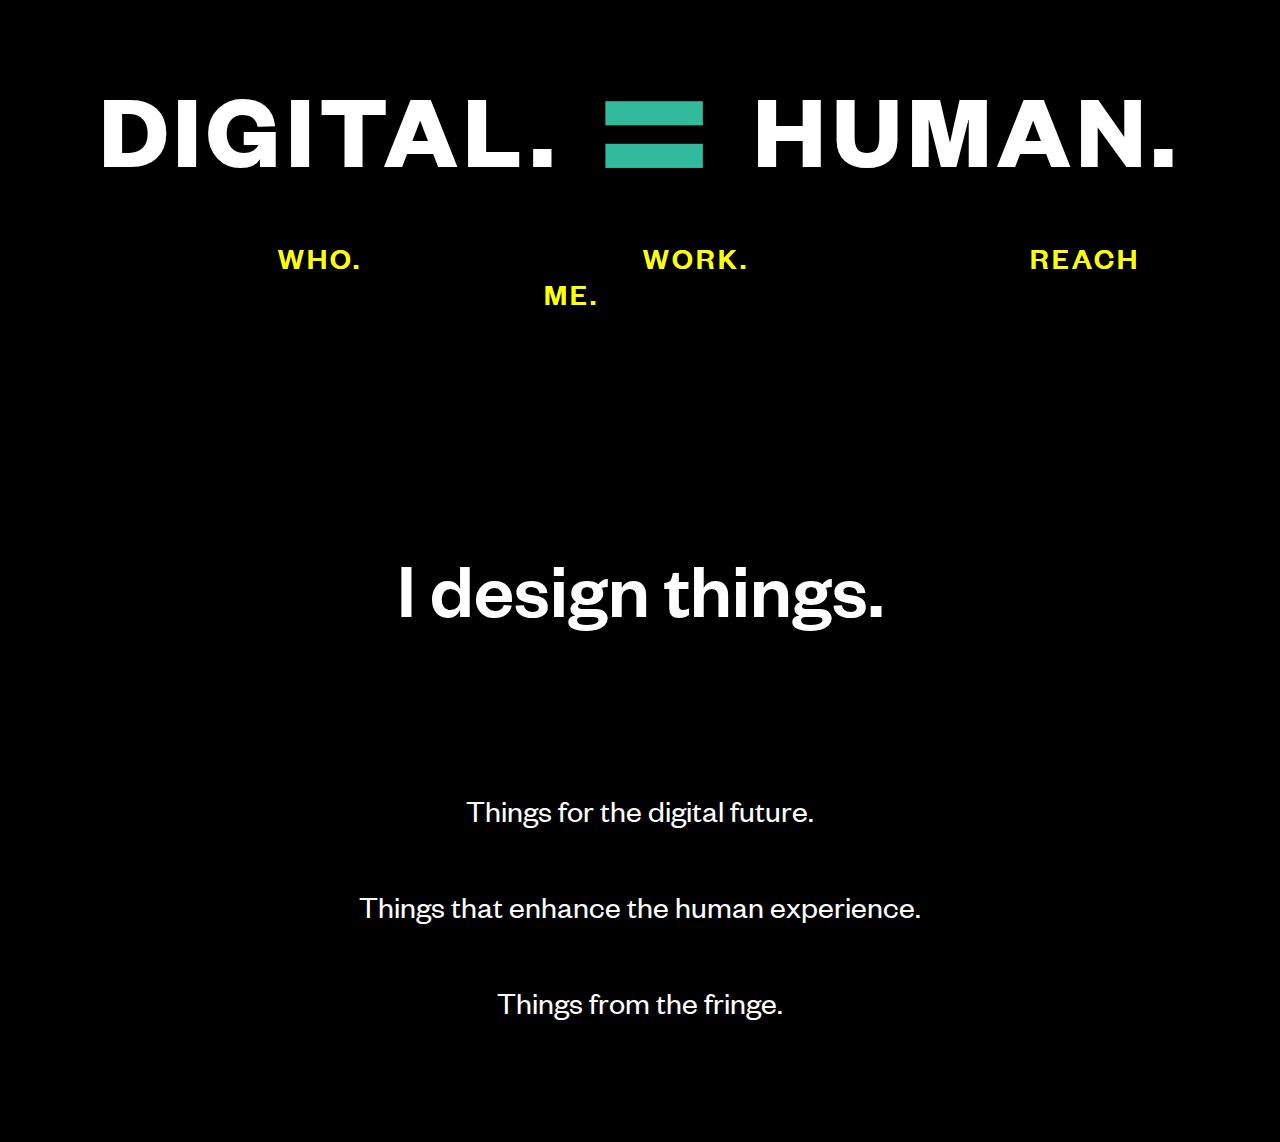
<file: index.html>
<!doctype html>
<html lang="en">
<head>
<meta charset="UTF-8">
<meta name="viewport" content="width=device-width, initial-scale=1.0">

    <title>Homepage of Ian Lindsay</title>
    <link rel="stylesheet" href="css/reset.css" />
    <link rel="stylesheet" href="css/main.css" />
 
</head>

<body>
    <div class="container">
    <header>
        <div>
        <h1 class="slogan">Digital. Human.</h1>
        <img class="symbolindex" src="img/symbol.svg" alt="equal symbol">
        </div>
        <nav>
            <ul>
                <li><a href="who.html">Who.</a></li>
                <li><a href="work.html">Work.</a></li>
                <li><a href="contact.html">Reach Me.</a></li>
            </ul>
        </nav>
    </header>
    
        <div class="centercol">
            <h2>I design things.</h2>
            <br>
            <p>Things for the digital future.</p>
            <p>Things that enhance the human experience.</p>
            <p>Things from the fringe.</p>
        </div>
    </div>
    
    <footer>
        
    </footer>
    
</body>
</html>
</file>
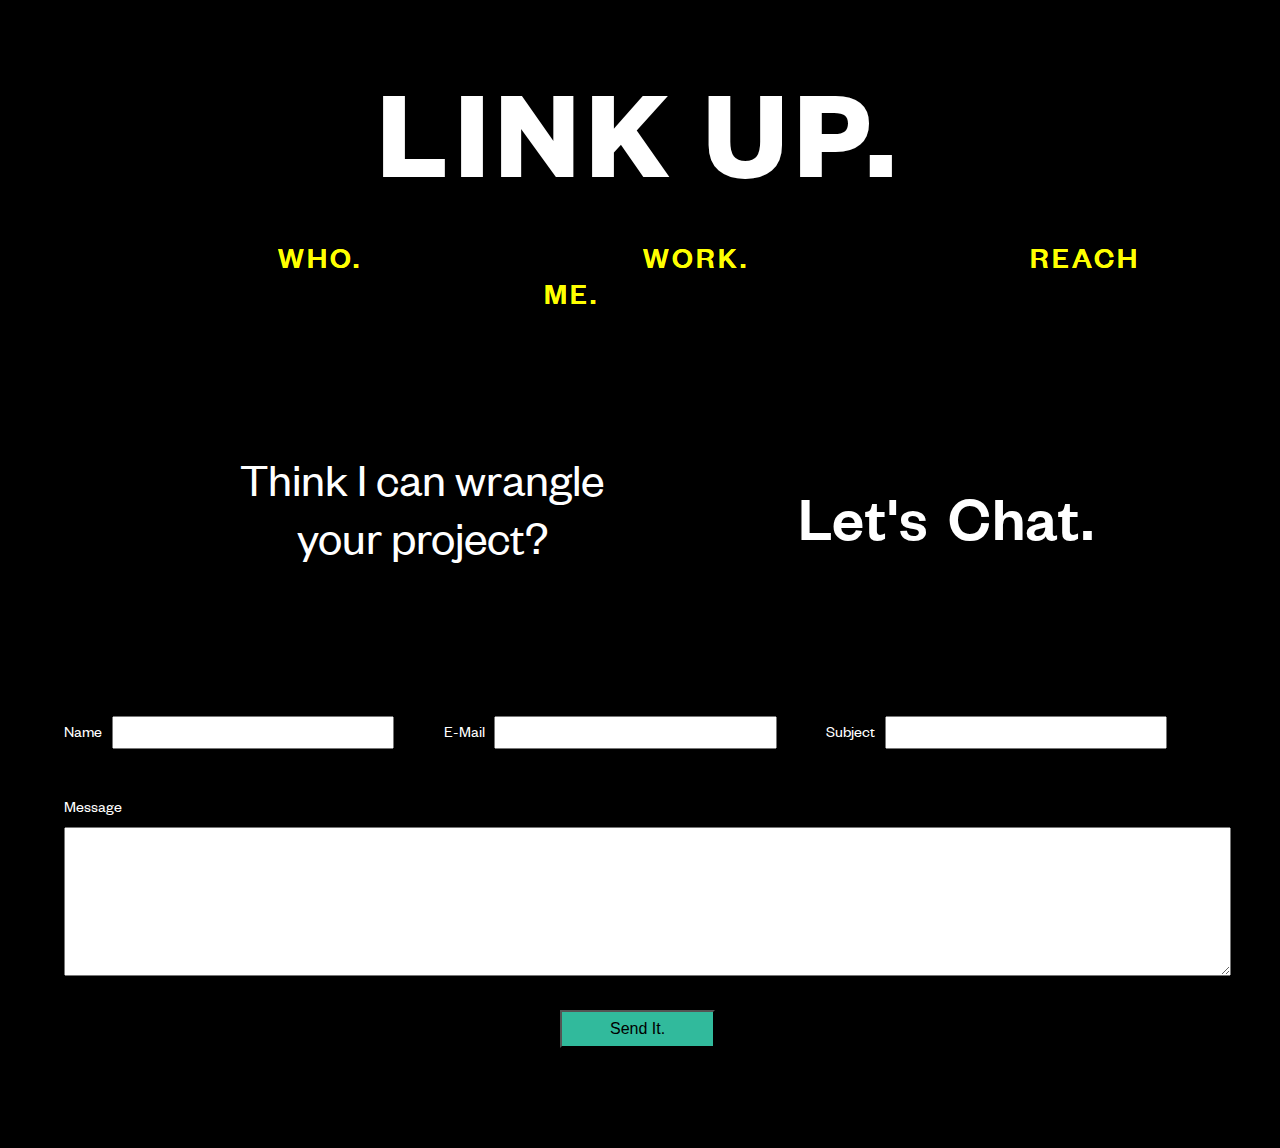
<file: contact.html>
<!doctype html>
<html lang="en">
<head>
<meta charset="UTF-8">
<meta name="viewport" content="width=device-width, initial-scale=1.0">

    <title>Contact Ian Lindsay</title>
    <link rel="stylesheet" href="css/reset.css" />
    <link rel="stylesheet" href="css/main.css" />
 
</head>

<body>
    <div class="container">
    <header>
        <div>
        <h1 class="largeheader">Link Up.</h1>
        </div>
        <nav>
            <ul>
                <li><a href="who.html">Who.</a></li>
                <li><a href="work.html">Work.</a></li>
                <li><a href="contact.html">Reach Me.</a></li>
            </ul>
        </nav>
    </header>
    
        <div class="leftcol">
            <p>Think I can wrangle your project?</p>
        </div>
        <div class="rightcol">
            <h2>Let's Chat.</h2>
        </div>
        <div class="input">
            <form>
                <div class="upper">
                    <label for="Name">Name</label>
                    <input type="text" id="Name">
                    <label for="E-Mail">E-Mail</label>
                    <input type="email" id="E-Mail">
                    <label for="Subject">Subject</label>
                    <input type="text" id="Subject">
                </div>
                <br>
                <p><label>Message</label></p>
                <p><textarea name="message"></textarea></p>
                <br>
                <button class="button">Send It.</button>
            </form>
        </div>
    </div>
    
    <footer>
        
    </footer>
    
</body>
</html>
</file>
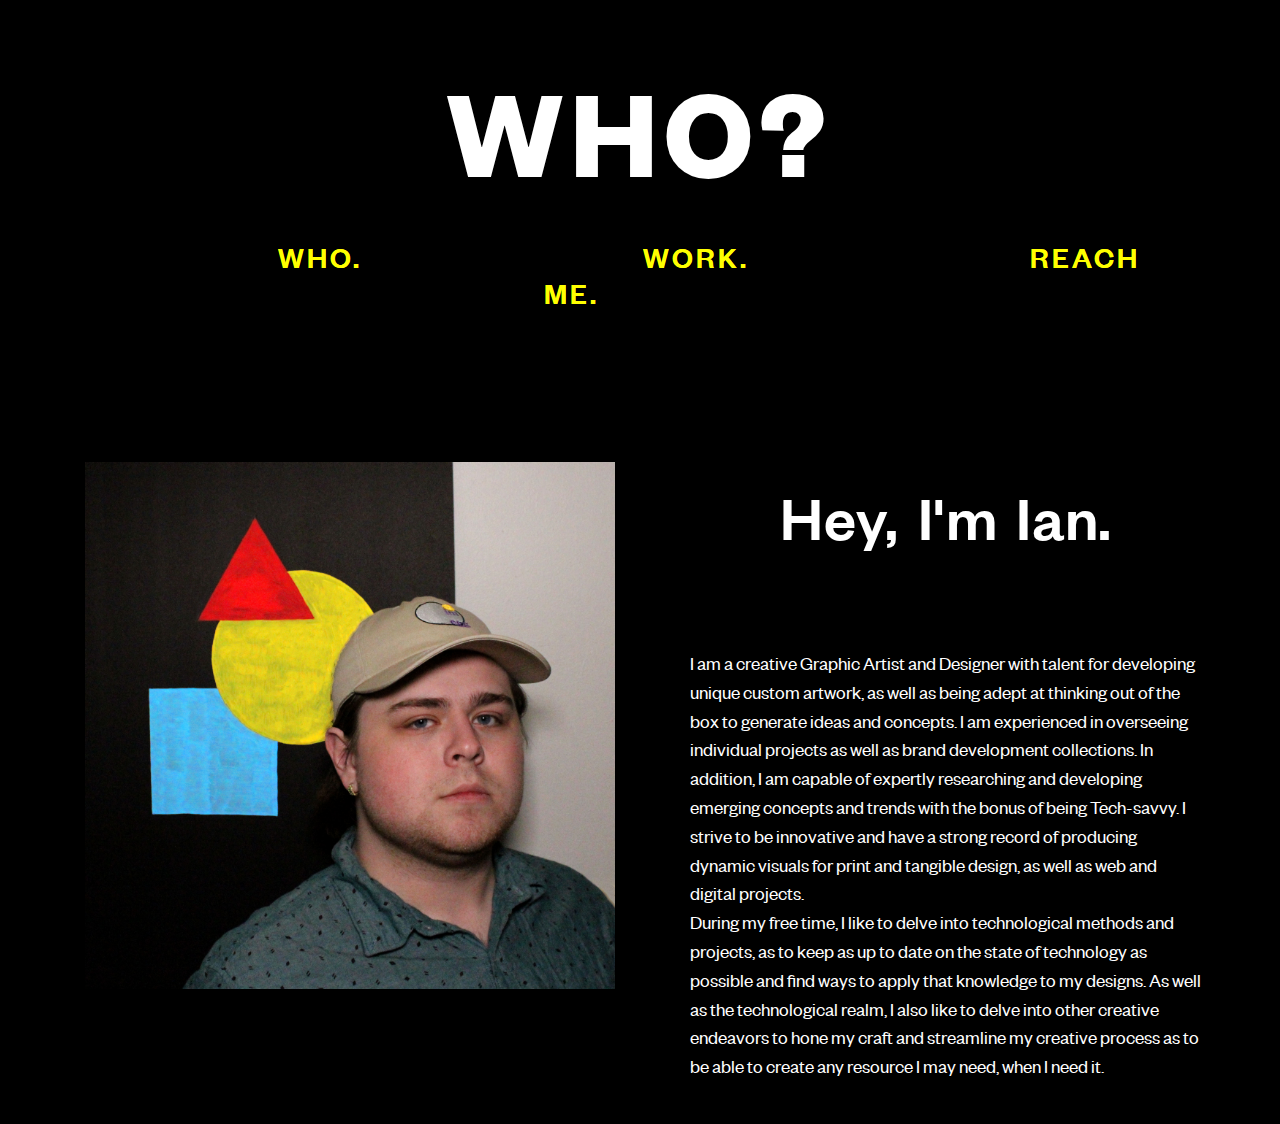
<file: who.html>
<!doctype html>
<html lang="en">
<head>
<meta charset="UTF-8">
<meta name="viewport" content="width=device-width, initial-scale=1.0">

    <title>Who is Ian Lindsay?</title>
    <link rel="stylesheet" href="css/reset.css" />
    <link rel="stylesheet" href="css/main.css" />
    
</head>

<body>
    <div class="container">
    <header>
        <div>
        <h1 class="largeheader">Who?</h1>
        </div>
        <nav>
            <ul>
                <li><a href="who.html">Who.</a></li>
                <li><a href="work.html">Work.</a></li>
                <li><a href="contact.html">Reach Me.</a></li>
            </ul>
        </nav>
    </header>
    
        <div class="leftcol">
            <img class="me" src="img/me.jpg" alt="me" height="400" width="400">
        </div>
        
        <div class="rightcol">
            <h2>Hey, I'm Ian.</h2>
            <br>
            <p>I am a creative Graphic Artist and Designer with talent for developing unique custom artwork, as well as being adept at thinking out of the box to generate ideas and concepts. I am experienced in overseeing individual projects as well as brand development collections. In addition, I am capable of expertly researching and developing emerging concepts and trends with the bonus of being Tech-savvy. I strive to be innovative and have a strong record of producing dynamic visuals for print and tangible design, as well as web and digital projects.
            <br>
            During my free time, I like to delve into technological methods and projects, as to keep as up to date on the state of technology as possible and find ways to apply that knowledge to my designs. As well as the technological realm, I also like to delve into other creative endeavors to hone my craft and streamline my creative process as to be able to create any resource I may need, when I need it. 

 </p>
        </div>
    </div>
    
    <footer>
        
    </footer>
    
</body>
</html>
</file>
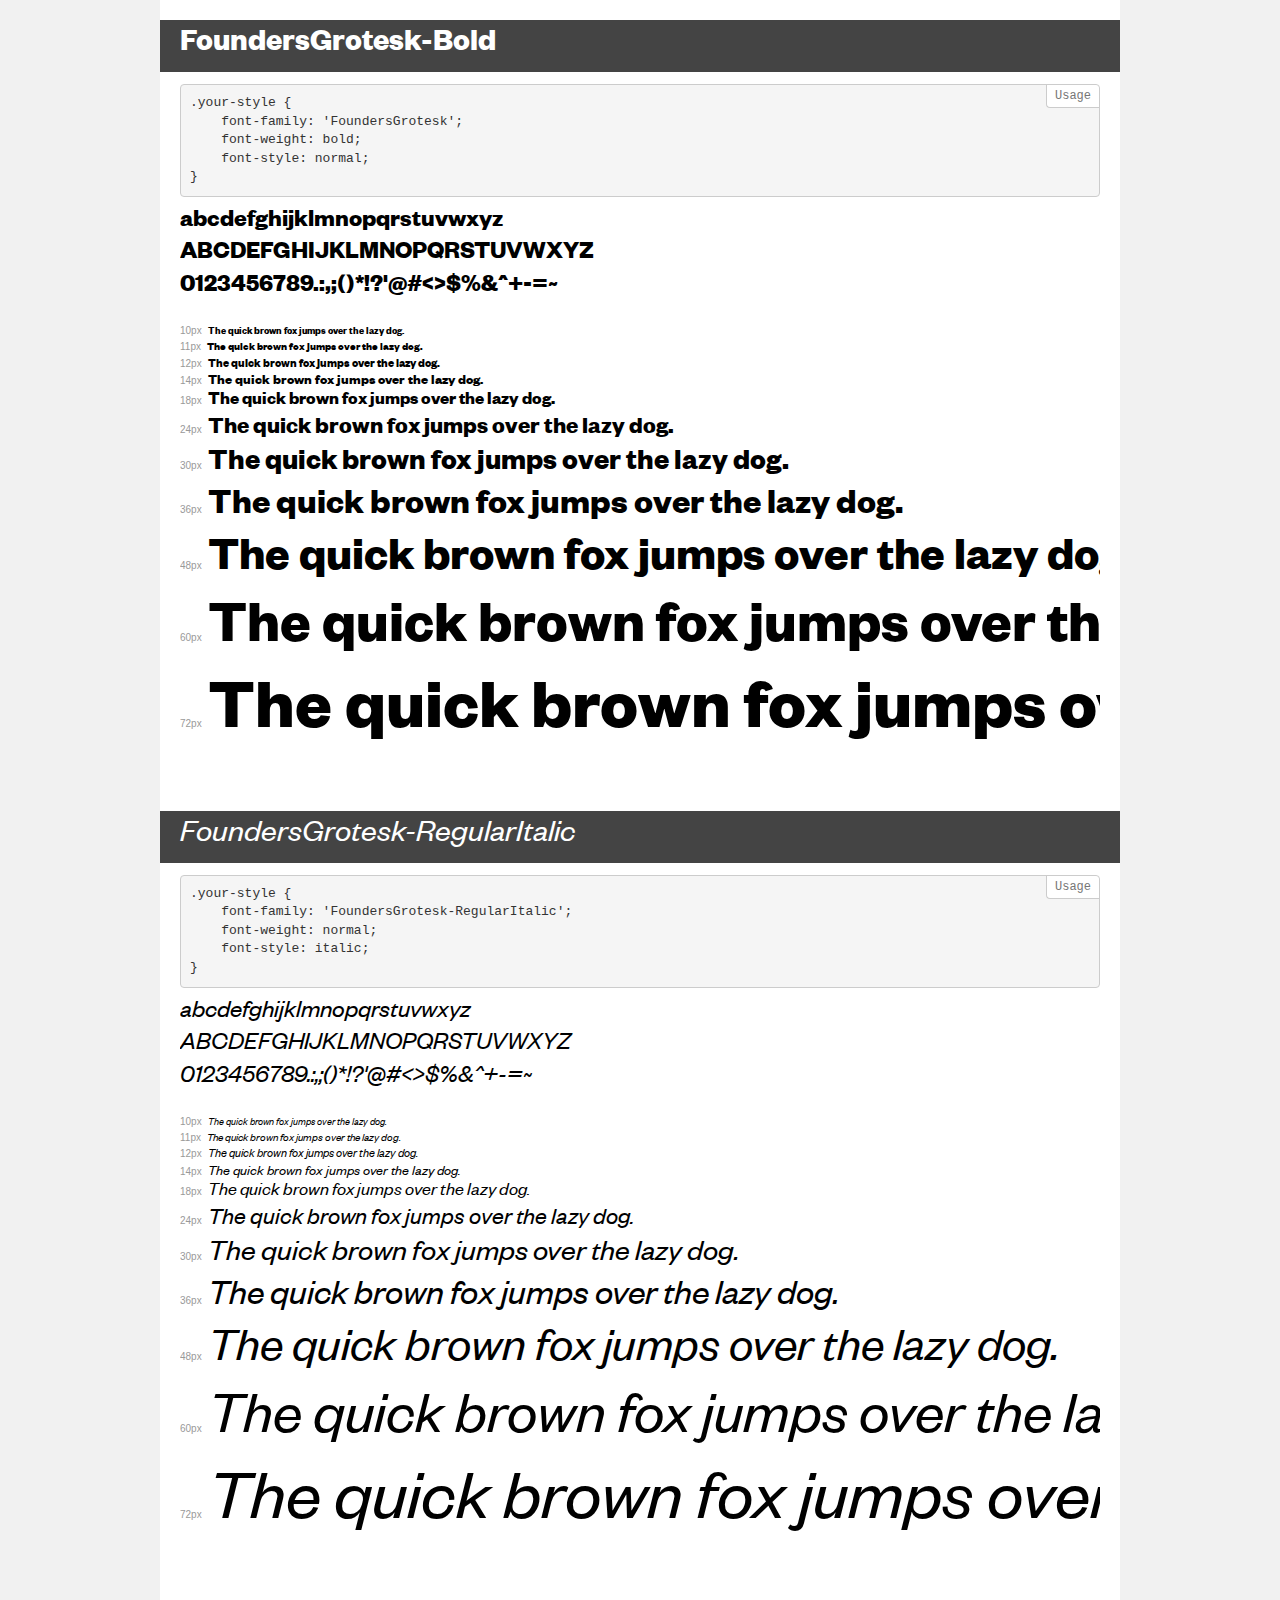
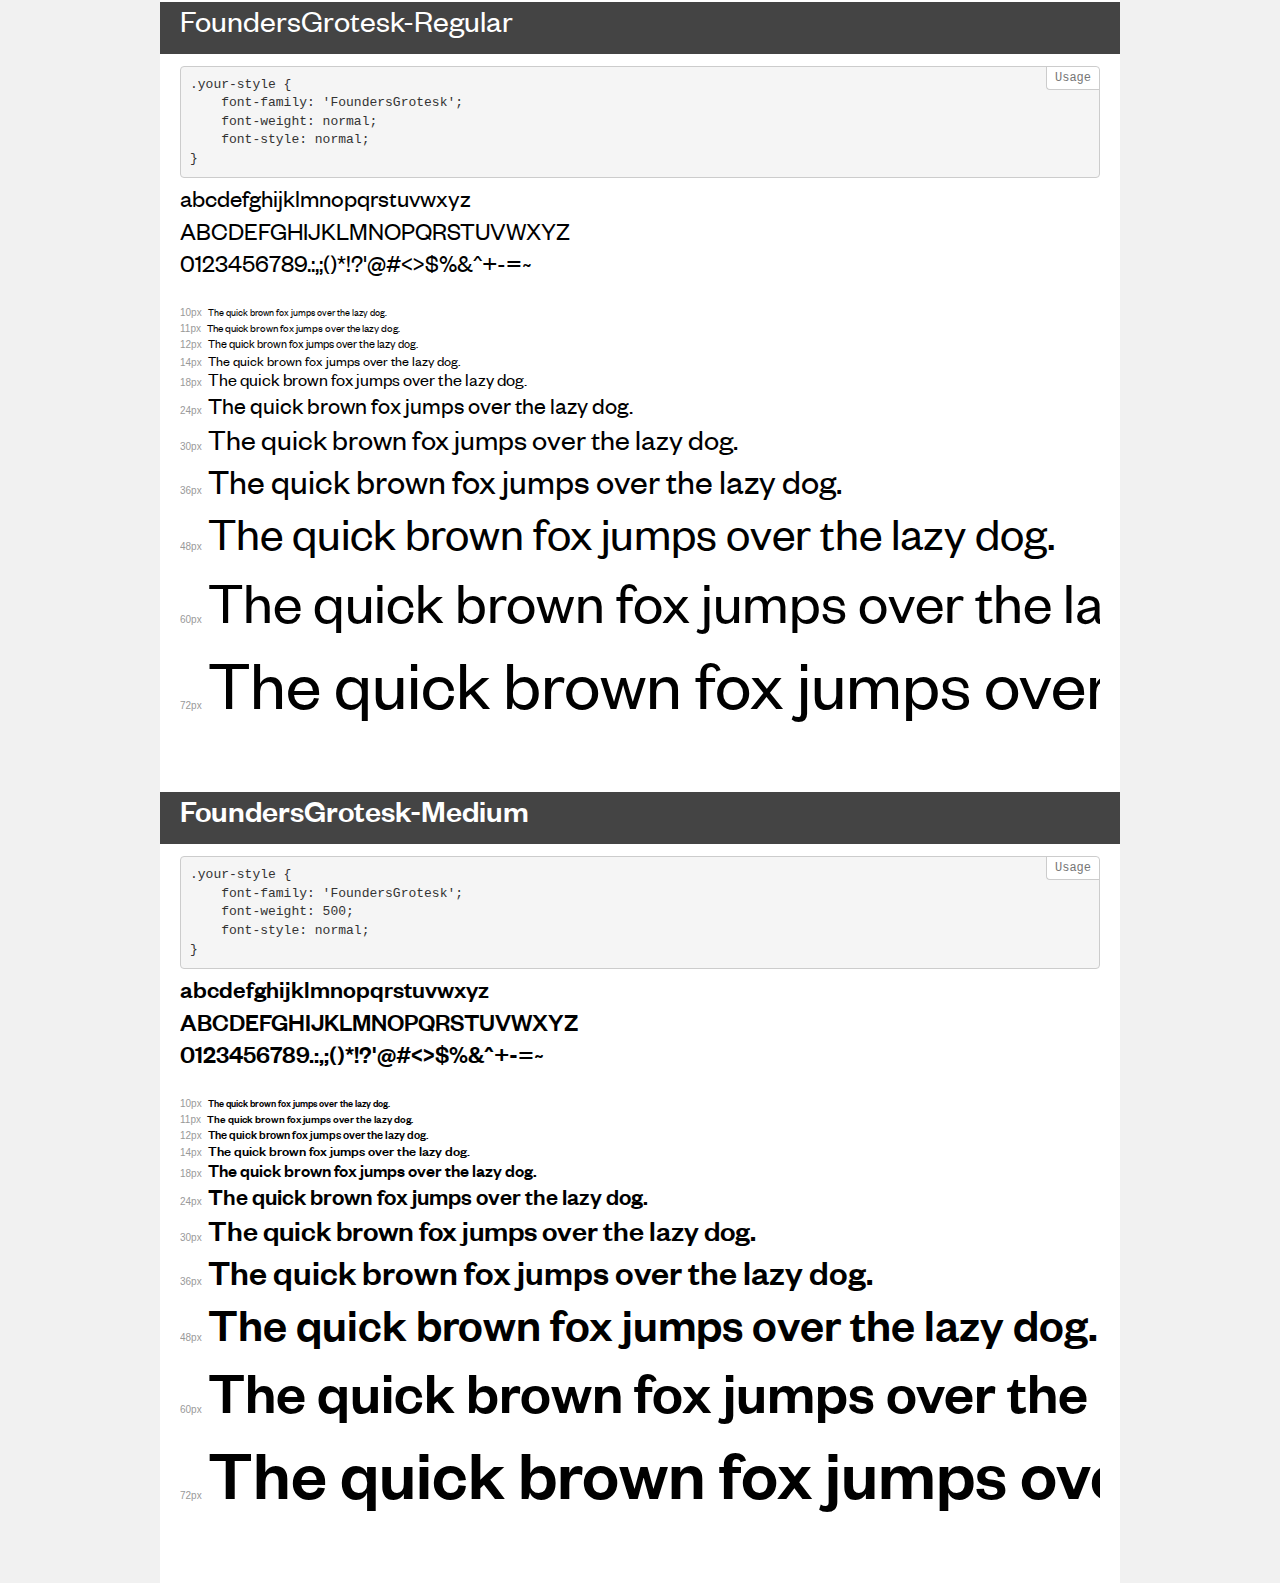
<file: css/demo.html>
<!DOCTYPE html>
<html>
<head>
    <meta charset="utf-8">
    <meta http-equiv="X-UA-Compatible" content="IE=edge">
    <meta name="viewport" content="width=device-width, initial-scale=1">
    <meta name="robots" content="noindex, noarchive">
    <meta name="format-detection" content="telephone=no">
    <title>Transfonter demo</title>
    <link href="stylesheet.css" rel="stylesheet">
    <style>
        /*
        http://meyerweb.com/eric/tools/css/reset/
        v2.0 | 20110126
        License: none (public domain)
        */
        html, body, div, span, applet, object, iframe,
        h1, h2, h3, h4, h5, h6, p, blockquote, pre,
        a, abbr, acronym, address, big, cite, code,
        del, dfn, em, img, ins, kbd, q, s, samp,
        small, strike, strong, sub, sup, tt, var,
        b, u, i, center,
        dl, dt, dd, ol, ul, li,
        fieldset, form, label, legend,
        table, caption, tbody, tfoot, thead, tr, th, td,
        article, aside, canvas, details, embed,
        figure, figcaption, footer, header, hgroup,
        menu, nav, output, ruby, section, summary,
        time, mark, audio, video {
            margin: 0;
            padding: 0;
            border: 0;
            font-size: 100%;
            font: inherit;
            vertical-align: baseline;
        }
        /* HTML5 display-role reset for older browsers */
        article, aside, details, figcaption, figure,
        footer, header, hgroup, menu, nav, section {
            display: block;
        }
        body {
            line-height: 1;
        }
        ol, ul {
            list-style: none;
        }
        blockquote, q {
            quotes: none;
        }
        blockquote:before, blockquote:after,
        q:before, q:after {
            content: '';
            content: none;
        }
        table {
            border-collapse: collapse;
            border-spacing: 0;
        }
        /* common styles */
        body {
            background: #f1f1f1;
            color: #000;
        }
        .page {
            background: #fff;
            width: 920px;
            margin: 0 auto;
            padding: 20px 20px 0 20px;
            overflow: hidden;
        }
        .font-container {
            overflow-x: auto;
            overflow-y: hidden;
            margin-bottom: 40px;
            line-height: 1.3;
            white-space: nowrap;
            padding-bottom: 5px;
        }
        h1 {
            position: relative;
            background: #444;
            font-size: 32px;
            color: #fff;
            padding: 10px 20px;
            margin: 0 -20px 12px -20px;
        }
        .letters {
            font-size: 25px;
            margin-bottom: 20px;
        }
        .s10:before {
            content: '10px';
        }
        .s11:before {
            content: '11px';
        }
        .s12:before {
            content: '12px';
        }
        .s14:before {
            content: '14px';
        }
        .s18:before {
            content: '18px';
        }
        .s24:before {
            content: '24px';
        }
        .s30:before {
            content: '30px';
        }
        .s36:before {
            content: '36px';
        }
        .s48:before {
            content: '48px';
        }
        .s60:before {
            content: '60px';
        }
        .s72:before {
            content: '72px';
        }
        .s10:before, .s11:before, .s12:before, .s14:before,
        .s18:before, .s24:before, .s30:before, .s36:before,
        .s48:before, .s60:before, .s72:before {
            font-family: Arial, sans-serif;
            font-size: 10px;
            font-weight: normal;
            font-style: normal;
            color: #999;
            padding-right: 6px;
        }
        pre {
            display: block;
            position: relative;
            padding: 9px;
            margin: 0 0 10px;
            font-family: Monaco, Menlo, Consolas, "Courier New", monospace !important;
            font-size: 13px;
            line-height: 1.428571429;
            color: #333;
            font-weight: normal !important;
            font-style: normal !important;
            background-color: #f5f5f5;
            border: 1px solid #ccc;
            overflow-x: auto;
            border-radius: 4px;
        }
        pre:after {
            display: block;
            position: absolute;
            right: 0;
            top: 0;
            content: 'Usage';
            line-height: 1;
            padding: 5px 8px;
            font-size: 12px;
            color: #767676;
            background-color: #fff;
            border: 1px solid #ccc;
            border-right: none;
            border-top: none;
            border-radius: 0 4px 0 4px;
            z-index: 10;
        }
        /* responsive */
        @media (max-width: 959px) {
            .page {
                width: auto;
                margin: 0;
            }
        }
    </style>
</head>
<body>
<div class="page">
    <div class="demo" style="font-family: 'FoundersGrotesk'; font-weight: bold; font-style: normal;">
        <h1>FoundersGrotesk-Bold</h1>
        <pre>.your-style {
    font-family: 'FoundersGrotesk';
    font-weight: bold;
    font-style: normal;
}</pre>
        <div class="font-container">
            <p class="letters">
                abcdefghijklmnopqrstuvwxyz<br>
ABCDEFGHIJKLMNOPQRSTUVWXYZ<br>
                0123456789.:,;()*!?'@#<>$%&^+-=~
            </p>
            <p class="s10" style="font-size: 10px;">The quick brown fox jumps over the lazy dog.</p>
            <p class="s11" style="font-size: 11px;">The quick brown fox jumps over the lazy dog.</p>
            <p class="s12" style="font-size: 12px;">The quick brown fox jumps over the lazy dog.</p>
            <p class="s14" style="font-size: 14px;">The quick brown fox jumps over the lazy dog.</p>
            <p class="s18" style="font-size: 18px;">The quick brown fox jumps over the lazy dog.</p>
            <p class="s24" style="font-size: 24px;">The quick brown fox jumps over the lazy dog.</p>
            <p class="s30" style="font-size: 30px;">The quick brown fox jumps over the lazy dog.</p>
            <p class="s36" style="font-size: 36px;">The quick brown fox jumps over the lazy dog.</p>
            <p class="s48" style="font-size: 48px;">The quick brown fox jumps over the lazy dog.</p>
            <p class="s60" style="font-size: 60px;">The quick brown fox jumps over the lazy dog.</p>
            <p class="s72" style="font-size: 72px;">The quick brown fox jumps over the lazy dog.</p>
        </div>
    </div>
    <div class="demo" style="font-family: 'FoundersGrotesk-RegularItalic'; font-weight: normal; font-style: italic;">
        <h1>FoundersGrotesk-RegularItalic</h1>
        <pre>.your-style {
    font-family: 'FoundersGrotesk-RegularItalic';
    font-weight: normal;
    font-style: italic;
}</pre>
        <div class="font-container">
            <p class="letters">
                abcdefghijklmnopqrstuvwxyz<br>
ABCDEFGHIJKLMNOPQRSTUVWXYZ<br>
                0123456789.:,;()*!?'@#<>$%&^+-=~
            </p>
            <p class="s10" style="font-size: 10px;">The quick brown fox jumps over the lazy dog.</p>
            <p class="s11" style="font-size: 11px;">The quick brown fox jumps over the lazy dog.</p>
            <p class="s12" style="font-size: 12px;">The quick brown fox jumps over the lazy dog.</p>
            <p class="s14" style="font-size: 14px;">The quick brown fox jumps over the lazy dog.</p>
            <p class="s18" style="font-size: 18px;">The quick brown fox jumps over the lazy dog.</p>
            <p class="s24" style="font-size: 24px;">The quick brown fox jumps over the lazy dog.</p>
            <p class="s30" style="font-size: 30px;">The quick brown fox jumps over the lazy dog.</p>
            <p class="s36" style="font-size: 36px;">The quick brown fox jumps over the lazy dog.</p>
            <p class="s48" style="font-size: 48px;">The quick brown fox jumps over the lazy dog.</p>
            <p class="s60" style="font-size: 60px;">The quick brown fox jumps over the lazy dog.</p>
            <p class="s72" style="font-size: 72px;">The quick brown fox jumps over the lazy dog.</p>
        </div>
    </div>
    <div class="demo" style="font-family: 'FoundersGrotesk'; font-weight: normal; font-style: normal;">
        <h1>FoundersGrotesk-Regular</h1>
        <pre>.your-style {
    font-family: 'FoundersGrotesk';
    font-weight: normal;
    font-style: normal;
}</pre>
        <div class="font-container">
            <p class="letters">
                abcdefghijklmnopqrstuvwxyz<br>
ABCDEFGHIJKLMNOPQRSTUVWXYZ<br>
                0123456789.:,;()*!?'@#<>$%&^+-=~
            </p>
            <p class="s10" style="font-size: 10px;">The quick brown fox jumps over the lazy dog.</p>
            <p class="s11" style="font-size: 11px;">The quick brown fox jumps over the lazy dog.</p>
            <p class="s12" style="font-size: 12px;">The quick brown fox jumps over the lazy dog.</p>
            <p class="s14" style="font-size: 14px;">The quick brown fox jumps over the lazy dog.</p>
            <p class="s18" style="font-size: 18px;">The quick brown fox jumps over the lazy dog.</p>
            <p class="s24" style="font-size: 24px;">The quick brown fox jumps over the lazy dog.</p>
            <p class="s30" style="font-size: 30px;">The quick brown fox jumps over the lazy dog.</p>
            <p class="s36" style="font-size: 36px;">The quick brown fox jumps over the lazy dog.</p>
            <p class="s48" style="font-size: 48px;">The quick brown fox jumps over the lazy dog.</p>
            <p class="s60" style="font-size: 60px;">The quick brown fox jumps over the lazy dog.</p>
            <p class="s72" style="font-size: 72px;">The quick brown fox jumps over the lazy dog.</p>
        </div>
    </div>
    <div class="demo" style="font-family: 'FoundersGrotesk'; font-weight: 500; font-style: normal;">
        <h1>FoundersGrotesk-Medium</h1>
        <pre>.your-style {
    font-family: 'FoundersGrotesk';
    font-weight: 500;
    font-style: normal;
}</pre>
        <div class="font-container">
            <p class="letters">
                abcdefghijklmnopqrstuvwxyz<br>
ABCDEFGHIJKLMNOPQRSTUVWXYZ<br>
                0123456789.:,;()*!?'@#<>$%&^+-=~
            </p>
            <p class="s10" style="font-size: 10px;">The quick brown fox jumps over the lazy dog.</p>
            <p class="s11" style="font-size: 11px;">The quick brown fox jumps over the lazy dog.</p>
            <p class="s12" style="font-size: 12px;">The quick brown fox jumps over the lazy dog.</p>
            <p class="s14" style="font-size: 14px;">The quick brown fox jumps over the lazy dog.</p>
            <p class="s18" style="font-size: 18px;">The quick brown fox jumps over the lazy dog.</p>
            <p class="s24" style="font-size: 24px;">The quick brown fox jumps over the lazy dog.</p>
            <p class="s30" style="font-size: 30px;">The quick brown fox jumps over the lazy dog.</p>
            <p class="s36" style="font-size: 36px;">The quick brown fox jumps over the lazy dog.</p>
            <p class="s48" style="font-size: 48px;">The quick brown fox jumps over the lazy dog.</p>
            <p class="s60" style="font-size: 60px;">The quick brown fox jumps over the lazy dog.</p>
            <p class="s72" style="font-size: 72px;">The quick brown fox jumps over the lazy dog.</p>
        </div>
    </div>
</div>
</body>
</html>
</file>
<file: css/main.css>
/* ==========================================================================
   Mobile-First Layout
   ========================================================================== */


@font-face {
  font-family: 'FoundersGrotesk-Regular';
  src:  url(FoundersGrotesk-Regular.woff2) format('woff2'),
        url(FoundersGrotesk-Regular.woff) format('woff');
}

@font-face {
  font-family: 'FoundersGrotesk-RegularItalic';
  src:  url(FoundersGrotesk-RegularItalic.woff2) format('woff2'),
        url(FoundersGrotesk-RegularItlic.woff) format('woff');
}

@font-face {
  font-family: 'FoundersGrotesk-Medium';
  src:  url(FoundersGrotesk-Medium.woff2) format('woff2'),
        url(FoundersGrotesk-Medium.woff) format('woff');
}

@font-face {
  font-family: 'FoundersGrotesk-Bold';
  src:  url(FoundersGrotesk-Bold.woff2) format('woff2'),
        url(FoundersGrotesk-Bold.woff) format('woff');
}

body {
    font-family: 'FoundersGrotesk-regular' , sans-serif;
    background-color: #000;
    color: #fff;
    font-size: 16px;
    line-height: 1.2;
    }

.slogan {
    font-family: 'foundersgrotesk-bold' , sans-serif;
    margin: .5em;
    margin-top: .85em;
    font-size: 30px;
    word-spacing: 1.6em;
    letter-spacing: .05em;
    text-transform: uppercase;
    position: relative;
    transition: 1s;
    }

.largeheader {
    font-family: 'foundersgrotesk-bold' , sans-serif;
    position: relative;
    transition: 1s;
    margin: .85em .5em 1.79em .5em;
    font-size: 30px;
    letter-spacing: .05em;
    text-transform: uppercase;
    }

.symbolindex {
    position: relative;
    top: -54px;
    left: 3px;
    width: 10%;
    align-content: center;
    }

.symbol {
    position: relative;
    top: -54px;
    left: 3px;
    width: 10%;
    align-content: center;
    }

.container {
    max-width: 1200px;
    margin: 0 auto;
    text-align: center;
    }

.leftcol p {
    margin: 3em 1em 1em 1em;
    font-size: 1.4em;
    }

.centercol {
    margin: 3%;
    }

.centercol h2 {
    font-size: 2em;
    margin-top: 6em;
    margin-bottom: 3em;
    }

.centercol p {
    line-height: 2em;
    }

.rightcol h2 {
    margin: 2em 1em 1em 1em;
    font-size: 2em;
    letter-spacing: .01em;
    word-spacing: .1em;
    }

.rightcol p {
    margin: 0 2em 2em 2em;
    text-align: left;
    line-height: 1.5em;
    }

.gallery {
    display: block;
    margin: 3em 0 1em 0;
    }

.gallery img {
    width: 100%;
    height: 200px;
    }

.gallery a, p {
    text-decoration: none;
    color: #fff;
    }

.gallery p {
    text-decoration: none;
    font-size: 25px;
    position: absolute;
    display: block;
    z-index: 100;
    background-color: black;
    padding: .5em .5em .2em .5em;
    margin: 3em auto 1em 1.4em;
    width: 280px;
    }

.hidden {
    display: none;
    }

.expoclip  {
    width: 100%;
    }

h2 {
    font-family: 'foundersgrotesk-medium' , sans-serif;
    }

nav {
    margin-top: -1.5em;
    }

nav ul li {
    font-family: 'foundersgrotesk-medium' , sans-serif;
    letter-spacing: .1em;
    display: inline; 
    margin: 1.6em;
    }

nav ul li a {
    max-height: 0;
    text-decoration: none;
    color: yellow;
    text-transform: uppercase;
    text-shadow: 0 0 yellow;
    transition: text-shadow 1s ease, color 2.3s ease;
    }

.me {
    width: 80%;
    height: 80%;
    margin: 2em 2em 0 2em;
    }

form {
    display: block;
    margin: 1em 0 0 0;
    }

.input {
    text-align-last: left;
    margin: 0 1.5em 0 1.5em;
    display: block;
    }

.upper {
    text-align: left;
    }

input {
    margin: .1em .5em 3em 0em;
    padding: .5em .5em .5em .5em;
    width: 95%;
    }

textarea {
    padding: .5em .5em .5em .5em;
    margin: .5em .5em .5em 0em;
    width: 95%;
    height: 10em;
    }

.button {
    margin-left: 5.2em;
    margin-top: 2em;
    position: relative;
    font-size: 1em;
    background-color: #31ba9c;
    padding: 0;
    transform: scale(1, 1);
    }

.button:active {
    background-color: #2dac90;
    transform: scale(.9, .9);
    }

.input button {
    text-decoration: none;
    padding: .5em 3em .5em 3em;
    display: block;
    }

footer {
    font-family: 'foundersgrotesk-regularitalic' , sans-serif;
    font-size: 10px;
    text-align: center;
    margin: 10em 0em 1em 0em;
    position: relative;
    bottom: 0;
    width: 100%;
    }

@media only screen and (min-width: 600px) and (max-width: 1200px) {
    
    
.container {
    transition: all .5s ease;
    }
    
    
}
/* ==========================================================================
   Laptop and Above Styling
   ========================================================================== */

@media only screen and (min-width: 1200px) {
    
body {
    font-size: 16px;
    line-height: 1.2;
    }
    
.slogan {
    font-size: 6.6em;
    position: relative;
    }
    
.largeheader {
    font-family: 'foundersgrotesk-bold' , sans-serif;
    position: relative;
    font-size: 8em;
    margin: .66em 0 1em 0;
    }
    
.symbolindex {
    position: relative;
    top: -180px;
    left: 15px;
    }
    
.symbol {
    opacity: 0;
    position: relative;
    top: -180px;
    left: 15px;
    }
  
.leftcol {
    float: left;
    width: 49%;
    }

.leftcol p {
    float: right;
    width: 49%;
    font-size: 3em;
    margin: 3em 0 0 0;
    width: 70%;
    }

.centercol h2 {
    margin-top: 3em;
    margin-bottom: 1em;
    font-size: 5em;
    }

.centercol p {
    margin-top: 1em;
    font-size: 2em;
    }

.rightcol {
    float: right;
    width: 49%;
    margin: 3em 0 0 0;
    }

.rightcol h2 {
    font-size: 4em;
    }

.rightcol p {
    font-size: 1.2em;
    }
    
.gallery {
    display: inline-block;
    }
    
.gallery p {
    position: absolute;
    display: inline-block;
    margin: 3em auto 1em 1.36em;
    }
    
.gallery img {
    width: 33%;
    display: inline-block;
    }
    
.hidden {
    display: none !important;
    }
    
.me {
    width: 90%;
    height: 90%;
    margin: 9em 0 2em 2em;
    }    
    
nav {
    font-size: 30px;
    margin-top: -4em;
    }
    
nav ul li {
    margin: 4.6em;
    }
    
nav ul li a:hover {
    text-shadow: -1em -1em yellow;
    color: #fff;
    transition: text-shadow 1s ease, color .01ms ease;
    }

form {
    margin: 1em 0 0em 0;
    padding: 5em 0 0 0;
    clear: both;
    }

.upper input[type=text], input[type=email] {
    display: inline-block;
    margin: .1em 3.5em 2.5em .5em;
    padding: .5em .5em .5em .5em;
    width: 23%;
    }

textarea {
    padding: .5em .5em .5em .5em;
    margin: .5em 0 .5em 0;
    width: 100%;
    height: 10em;
    }
    
.button {
    margin: 0 0 0 31em;    
    }
    
footer {
    clear: both;
    }

    } /*<<<<<<<<<<<<<<<<<<<<<<<<<<<--------------Don't Delete***********/

/*holy hell this code is a mess :(*/
</file>
<file: css/stylesheet.css>
@font-face {
    font-family: 'FoundersGrotesk';
    src: url('FoundersGrotesk-Bold.woff2') format('woff2'),
        url('FoundersGrotesk-Bold.woff') format('woff');
    font-weight: bold;
    font-style: normal;
}

@font-face {
    font-family: 'FoundersGrotesk-RegularItalic';
    src: url('FoundersGrotesk-RegularItalic.woff2') format('woff2'),
        url('FoundersGrotesk-RegularItalic.woff') format('woff');
    font-weight: normal;
    font-style: italic;
}

@font-face {
    font-family: 'FoundersGrotesk';
    src: url('FoundersGrotesk-Regular.woff2') format('woff2'),
        url('FoundersGrotesk-Regular.woff') format('woff');
    font-weight: normal;
    font-style: normal;
}

@font-face {
    font-family: 'FoundersGrotesk';
    src: url('FoundersGrotesk-Medium.woff2') format('woff2'),
        url('FoundersGrotesk-Medium.woff') format('woff');
    font-weight: 500;
    font-style: normal;
}
</file>
